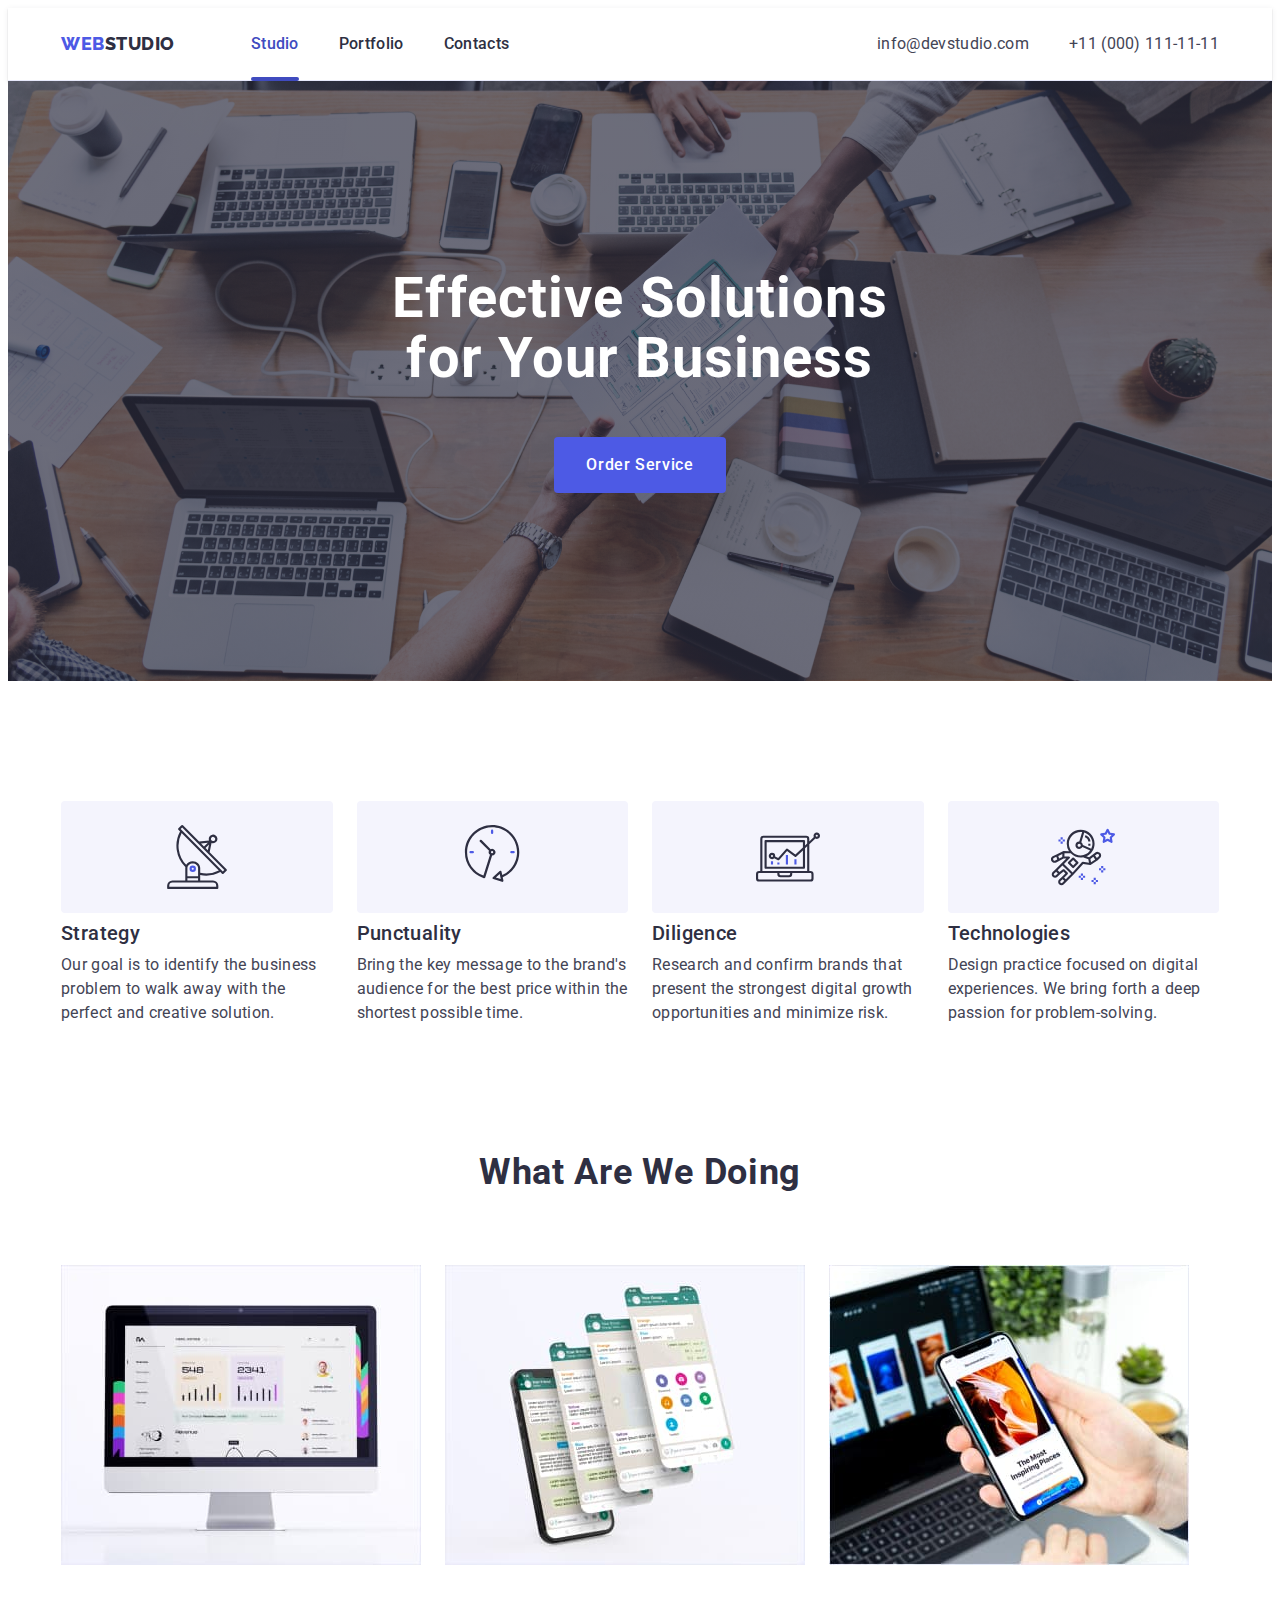
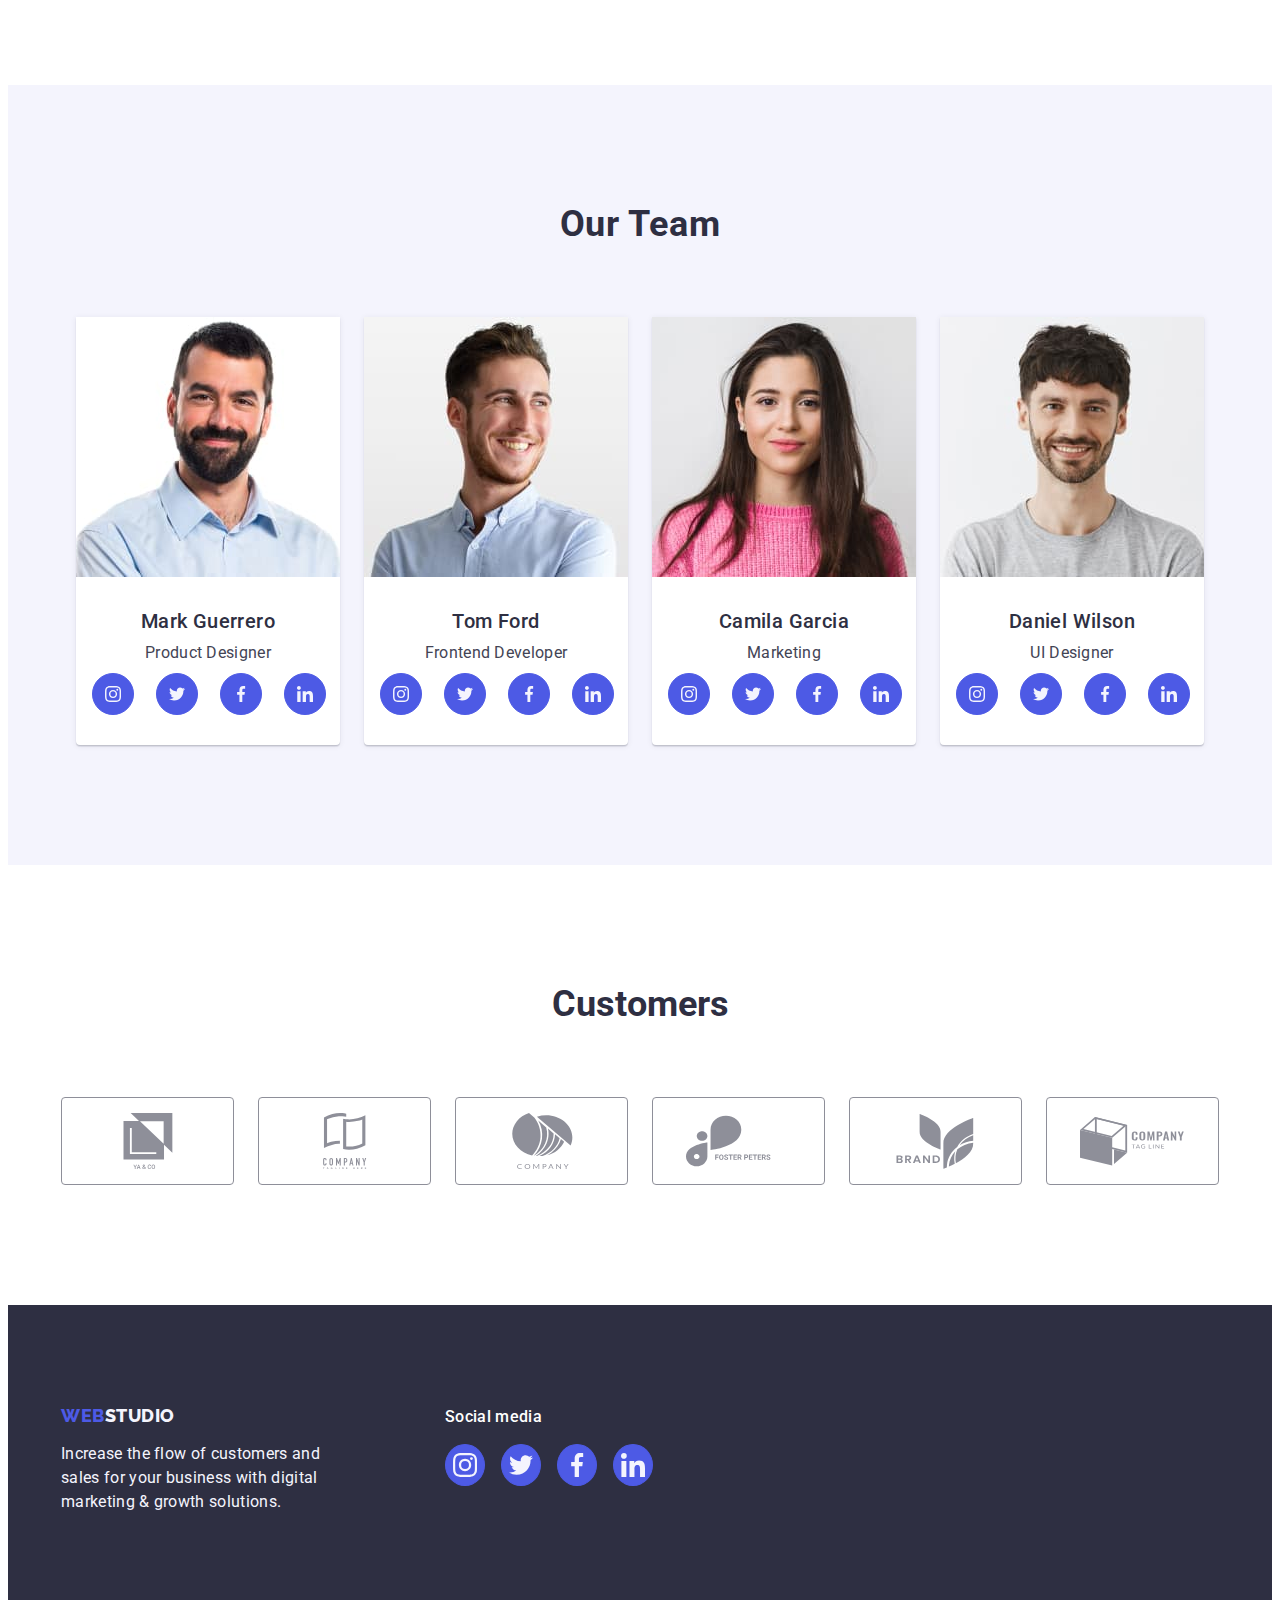
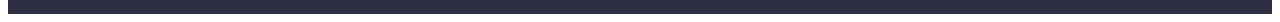
<file: index.html>
<!DOCTYPE html>
<html lang="en">
  <head>
    <meta charset="UTF-8" />
    <meta http-equiv="X-UA-Compatible" content="IE=edge" />
    <meta name="viewport" content="width=device-width, initial-scale=1.0" />
    <link rel="preconnect" href="https://fonts.googleapis.com" />
    <link rel="preconnect" href="https://fonts.gstatic.com" crossorigin />
    <link
      href="https://fonts.googleapis.com/css2?family=Raleway:wght@800&family=Roboto:wght@400;500;700;900&display=swap"
      rel="stylesheet"
    />
    <title>WebStudio</title>
    <link
      rel="stylesheet"
      href="https://cdnjs.cloudflare.com/ajax/libs/modern-normalize/2.0.0/modern-normalize.min.css"
      integrity="sha512-4xo8blKMVCiXpTaLzQSLSw3KFOVPWhm/TRtuPVc4WG6kUgjH6J03IBuG7JZPkcWMxJ5huwaBpOpnwYElP/m6wg=="
      crossorigin="anonymous"
      referrerpolicy="no-referrer"
    />
    <link rel="stylesheet" href="./css/styles.css" />
  </head>

  <body>
    <header class="header">
      <div class="container header-container">
        <nav class="header-navigation list">
          <a class="header-logo link" href="./index.html"
            >Web<span class="logo-span">Studio</span></a
          >
          <ul class="header-list list">
            <li class="header-menu-item link">
              <a class="header-menu-link current link" href="./index.html"
                >Studio</a
              >
            </li>
            <li class="header-menu-item link">
              <a class="header-menu-link link" href="./portfolio.html"
                >Portfolio</a
              >
            </li>
            <li class="header-menu-item link">
              <a class="header-menu-link link" href="">Contacts</a>
            </li>
          </ul>
        </nav>

        <address class="header-contacts link">
          <ul class="header-contacts-list list">
            <li class="header-contacts-item link">
              <a
                class="header-contacts-link link"
                href="mailto:info@devstudio.com"
                >info@devstudio.com</a
              >
            </li>
            <li class="header-contacts-item link">
              <a class="header-contacts-link link" href="tel:+110001111111"
                >+11 (000) 111-11-11</a
              >
            </li>
          </ul>
        </address>
      </div>
    </header>

    <main>
      <section class="hero">
        <div class="container hero-content">
          <h1 class="hero-title">Effective Solutions for Your Business</h1>
          <button type="button" class="hero-btn hero-style-btn" data-modal-open>
            Order Service
          </button>
        </div>
      </section>

      <section class="advantages">
        <div class="container advantages-container">
          <h2 class="visually-hidden advantages-title" hidden>Advantages</h2>
          <ul class="advantages-list list">
            <li class="advantages-item">
              <div class="advantages-icon-box">
                <svg class="advantages-icon" width="64" height="64">
                  <use href="./images/icons.svg#icon-antenna"></use>
                </svg>
              </div>
              <h3 class="advantages-subtitle">Strategy</h3>
              <p class="advantages-text">
                Our goal is to identify the business problem to walk away with
                the perfect and creative solution.
              </p>
            </li>
            <li class="advantages-item">
              <div class="advantages-icon-box">
                <svg class="advantages-icon" width="64" height="64">
                  <use href="./images/icons.svg#icon-clock"></use>
                </svg>
              </div>
              <h3 class="advantages-subtitle">Punctuality</h3>
              <p class="advantages-text">
                Bring the key message to the brand's audience for the best price
                within the shortest possible time.
              </p>
            </li>
            <li class="advantages-item">
              <div class="advantages-icon-box">
                <svg class="advantages-icon" width="64" height="64">
                  <use href="./images/icons.svg#icon-diagram"></use>
                </svg>
              </div>
              <h3 class="advantages-subtitle">Diligence</h3>
              <p class="advantages-text">
                Research and confirm brands that present the strongest digital
                growth opportunities and minimize risk.
              </p>
            </li>
            <li class="advantages-item">
              <div class="advantages-icon-box">
                <svg class="advantages-icon" width="64" height="64">
                  <use href="./images/icons.svg#icon-astronaut"></use>
                </svg>
              </div>
              <h3 class="advantages-subtitle">Technologies</h3>
              <p class="advantages-text">
                Design practice focused on digital experiences. We bring forth a
                deep passion for problem-solving.
              </p>
            </li>
          </ul>
        </div>
      </section>
      <section class="project">
        <div class="container project-container">
          <h2 class="project-title">What are we doing</h2>
          <ul class="project-list list">
            <li class="project-item">
              <img
                src="./images/img1.jpg"
                alt="display"
                width="360"
                height="300"
              />
            </li>
            <li class="project-item">
              <img
                src="./images/img2.jpg"
                alt="phone"
                width="360"
                height="300"
              />
            </li>
            <li class="project-item">
              <img
                src="./images/img3.jpg"
                alt="website"
                width="360"
                height="300"
              />
            </li>
          </ul>
        </div>
      </section>
      <section class="team">
        <div class="container team-container">
          <h2 class="team-title">Our Team</h2>
          <ul class="team-list list">
            <li class="team-item">
              <img
                src="./images/photo1.jpg"
                alt="Mark Guerrero photo"
                width="264"
                height="260"
              />
              <div class="team-photo-card">
                <h3 class="team-subtitle">Mark Guerrero</h3>
                <p class="team-text">Product Designer</p>

                <ul class="soc-list list">
                  <li class="soc-item">
                    <a
                      class="soc-link link"
                      href=""
                      aria-label="instagram"
                      target="_blank"
                      rel="noopener noreferrer"
                      ><svg class="soc-icon" width="16" height="16">
                        <use href="./images/icons.svg#icon-instagram"></use>
                      </svg>
                    </a>
                  </li>
                  <li class="soc-item">
                    <a
                      class="soc-link link"
                      href=""
                      aria-label="twitter"
                      target="_blank"
                      rel="noopener noreferrer"
                      ><svg class="soc-icon" width="16" height="16">
                        <use href="./images/icons.svg#icon-twitter"></use>
                      </svg>
                    </a>
                  </li>
                  <li class="soc-item">
                    <a
                      class="soc-link link"
                      href=""
                      aria-label="facebook"
                      target="_blank"
                      rel="noopener noreferrer"
                      ><svg class="soc-icon" width="16" height="16">
                        <use href="./images/icons.svg#icon-facebook"></use>
                      </svg>
                    </a>
                  </li>
                  <li class="soc-item">
                    <a
                      class="soc-link link"
                      href=""
                      aria-label="linkedin"
                      target="_blank"
                      rel="noopener noreferrer"
                      ><svg class="soc-icon" width="16" height="16">
                        <use href="./images/icons.svg#icon-linkedin"></use>
                      </svg>
                    </a>
                  </li>
                </ul>
              </div>
            </li>
            <li class="team-item">
              <img
                src="./images/photo2.jpg"
                alt="Tom Ford photo"
                width="264"
                height="260"
              />
              <div class="team-photo-card">
                <h3 class="team-subtitle">Tom Ford</h3>
                <p class="team-text">Frontend Developer</p>
                <ul class="soc-list list">
                  <li class="soc-item">
                    <a
                      class="soc-link link"
                      href=""
                      aria-label="instagram"
                      target="_blank"
                      rel="noopener noreferrer"
                      ><svg class="soc-icon" width="16" height="16">
                        <use href="./images/icons.svg#icon-instagram"></use>
                      </svg>
                    </a>
                  </li>
                  <li class="soc-item">
                    <a
                      class="soc-link link"
                      href=""
                      aria-label="twitter"
                      target="_blank"
                      rel="noopener noreferrer"
                      ><svg class="soc-icon" width="16" height="16">
                        <use href="./images/icons.svg#icon-twitter"></use>
                      </svg>
                    </a>
                  </li>
                  <li class="soc-item">
                    <a
                      class="soc-link link"
                      href=""
                      aria-label="facebook"
                      target="_blank"
                      rel="noopener noreferrer"
                      ><svg class="soc-icon" width="16" height="16">
                        <use href="./images/icons.svg#icon-facebook"></use>
                      </svg>
                    </a>
                  </li>
                  <li class="soc-item">
                    <a
                      class="soc-link link"
                      href=""
                      aria-label="linkedin"
                      target="_blank"
                      rel="noopener noreferrer"
                      ><svg class="soc-icon" width="16" height="16">
                        <use href="./images/icons.svg#icon-linkedin"></use>
                      </svg>
                    </a>
                  </li>
                </ul>
              </div>
            </li>
            <li class="team-item">
              <img
                src="./images/photo3.jpg"
                alt="Camila Garcia photo"
                width="264"
                height="260"
              />
              <div class="team-photo-card">
                <h3 class="team-subtitle">Camila Garcia</h3>
                <p class="team-text">Marketing</p>
                <ul class="soc-list list">
                  <li class="soc-item">
                    <a
                      class="soc-link link"
                      href=""
                      aria-label="instagram"
                      target="_blank"
                      rel="noopener noreferrer"
                      ><svg class="soc-icon" width="16" height="16">
                        <use href="./images/icons.svg#icon-instagram"></use>
                      </svg>
                    </a>
                  </li>
                  <li class="soc-item">
                    <a
                      class="soc-link link"
                      href=""
                      aria-label="twitter"
                      target="_blank"
                      rel="noopener noreferrer"
                      ><svg class="soc-icon" width="16" height="16">
                        <use href="./images/icons.svg#icon-twitter"></use>
                      </svg>
                    </a>
                  </li>
                  <li class="soc-item">
                    <a
                      class="soc-link link"
                      href=""
                      aria-label="facebook"
                      target="_blank"
                      rel="noopener noreferrer"
                      ><svg class="soc-icon" width="16" height="16">
                        <use href="./images/icons.svg#icon-facebook"></use>
                      </svg>
                    </a>
                  </li>
                  <li class="soc-item">
                    <a
                      class="soc-link link"
                      href=""
                      aria-label="linkedin"
                      target="_blank"
                      rel="noopener noreferrer"
                      ><svg class="soc-icon" width="16" height="16">
                        <use href="./images/icons.svg#icon-linkedin"></use>
                      </svg>
                    </a>
                  </li>
                </ul>
              </div>
            </li>
            <li class="team-item">
              <img
                src="./images/photo4.jpg"
                alt="Daniel Wilson photo"
                width="264"
                height="260"
              />
              <div class="team-photo-card">
                <h3 class="team-subtitle">Daniel Wilson</h3>
                <p class="team-text">UI Designer</p>
                <ul class="soc-list list">
                  <li class="soc-item">
                    <a
                      class="soc-link link"
                      href=""
                      aria-label="instagram"
                      target="_blank"
                      rel="noopener noreferrer"
                      ><svg class="soc-icon" width="16" height="16">
                        <use href="./images/icons.svg#icon-instagram"></use>
                      </svg>
                    </a>
                  </li>
                  <li class="soc-item">
                    <a
                      class="soc-link link"
                      href=""
                      aria-label="twitter"
                      target="_blank"
                      rel="noopener noreferrer"
                      ><svg class="soc-icon" width="16" height="16">
                        <use href="./images/icons.svg#icon-twitter"></use>
                      </svg>
                    </a>
                  </li>
                  <li class="soc-item">
                    <a
                      class="soc-link link"
                      href=""
                      aria-label="facebook"
                      target="_blank"
                      rel="noopener noreferrer"
                      ><svg class="soc-icon" width="16" height="16">
                        <use href="./images/icons.svg#icon-facebook"></use>
                      </svg>
                    </a>
                  </li>
                  <li class="soc-item">
                    <a
                      class="soc-link link"
                      href=""
                      aria-label="linkedin"
                      target="_blank"
                      rel="noopener noreferrer"
                      ><svg class="soc-icon" width="16" height="16">
                        <use href="./images/icons.svg#icon-linkedin"></use>
                      </svg>
                    </a>
                  </li>
                </ul>
              </div>
            </li>
          </ul>
        </div>
      </section>
      <section class="customers">
        <div class="container customers-">
          <h2 class="customers-title">Customers</h2>
          <ul class="customers-list list">
            <li class="customers-item">
              <a class="customers-link" href="" target="_blank"
                ><svg class="customers-icon" width="104" height="56">
                  <use href="./images/icons.svg#icon-group1"></use>
                </svg>
              </a>
            </li>
            <li class="customers-item">
              <a class="customers-link" href="" target="_blank"
                ><svg class="customers-icon" width="104" height="56">
                  <use href="./images/icons.svg#icon-group2"></use>
                </svg>
              </a>
            </li>
            <li class="customers-item">
              <a class="customers-link" href="" target="_blank"
                ><svg class="customers-icon" width="104" height="56">
                  <use href="./images/icons.svg#icon-group3"></use>
                </svg>
              </a>
            </li>
            <li class="customers-item">
              <a class="customers-link" href="" target="_blank"
                ><svg class="customers-icon" width="104" height="56">
                  <use href="./images/icons.svg#icon-group4"></use>
                </svg>
              </a>
            </li>
            <li class="customers-item">
              <a class="customers-link" href="" target="_blank"
                ><svg class="customers-icon" width="104" height="56">
                  <use href="./images/icons.svg#icon-group5"></use>
                </svg>
              </a>
            </li>
            <li class="customers-item">
              <a class="customers-link" href="" target="_blank"
                ><svg class="customers-icon" width="104" height="56">
                  <use href="./images/icons.svg#icon-group6"></use>
                </svg>
              </a>
            </li>
          </ul>
        </div>
      </section>
    </main>

    <footer class="footer">
      <div class="container footer-container">
        <div class="footer-logo-container">
          <a class="footer-logo link" href="./index.html"
            >Web<span class="footer-span">Studio</span></a
          >
          <p class="footer-text">
            Increase the flow of customers and sales for your business with
            digital marketing & growth solutions.
          </p>
        </div>
        <div class="footer-soc">
          <p class="footer-soc-sub">Social media</p>
          <ul class="footer-soc-list list">
            <li class="footer-soc-item">
              <a
                class="footer-soc-link link"
                href=""
                aria-label="instagram"
                target="_blank"
                rel="noopener noreferrer"
                ><svg class="footer-soc-icon" width="24" height="24">
                  <use href="./images/icons.svg#icon-instagram"></use>
                </svg>
              </a>
            </li>
            <li class="footer-soc-item">
              <a
                class="footer-soc-link link"
                href=""
                aria-label="twitter"
                target="_blank"
                rel="noopener noreferrer"
                ><svg class="footer-soc-icon" width="24" height="24">
                  <use href="./images/icons.svg#icon-twitter"></use>
                </svg>
              </a>
            </li>
            <li class="footer-soc-item">
              <a
                class="footer-soc-link link"
                href=""
                aria-label="facebook"
                target="_blank"
                rel="noopener noreferrer"
                ><svg class="footer-soc-icon" width="24" height="24">
                  <use href="./images/icons.svg#icon-facebook"></use>
                </svg>
              </a>
            </li>
            <li class="footer-soc-item">
              <a
                class="footer-soc-link link"
                href=""
                aria-label="linkedin"
                target="_blank"
                rel="noopener noreferrer"
                ><svg class="footer-soc-icon" width="24" height="24">
                  <use href="./images/icons.svg#icon-linkedin"></use>
                </svg>
              </a>
            </li>
          </ul>
        </div>
      </div>
    </footer>
    <div class="backdrop is-hidden" data-modal>
      <div class="modal">
        <button type="button" class="modal-button" data-modal-close>
          <svg class="modal-icon" width="8" height="8">
            <use href="./images/icons.svg#icon-close-black"></use>
          </svg>
        </button>
      </div>
    </div>
    <script src="./js/modal.js"></script>
  </body>
</html>
</file>
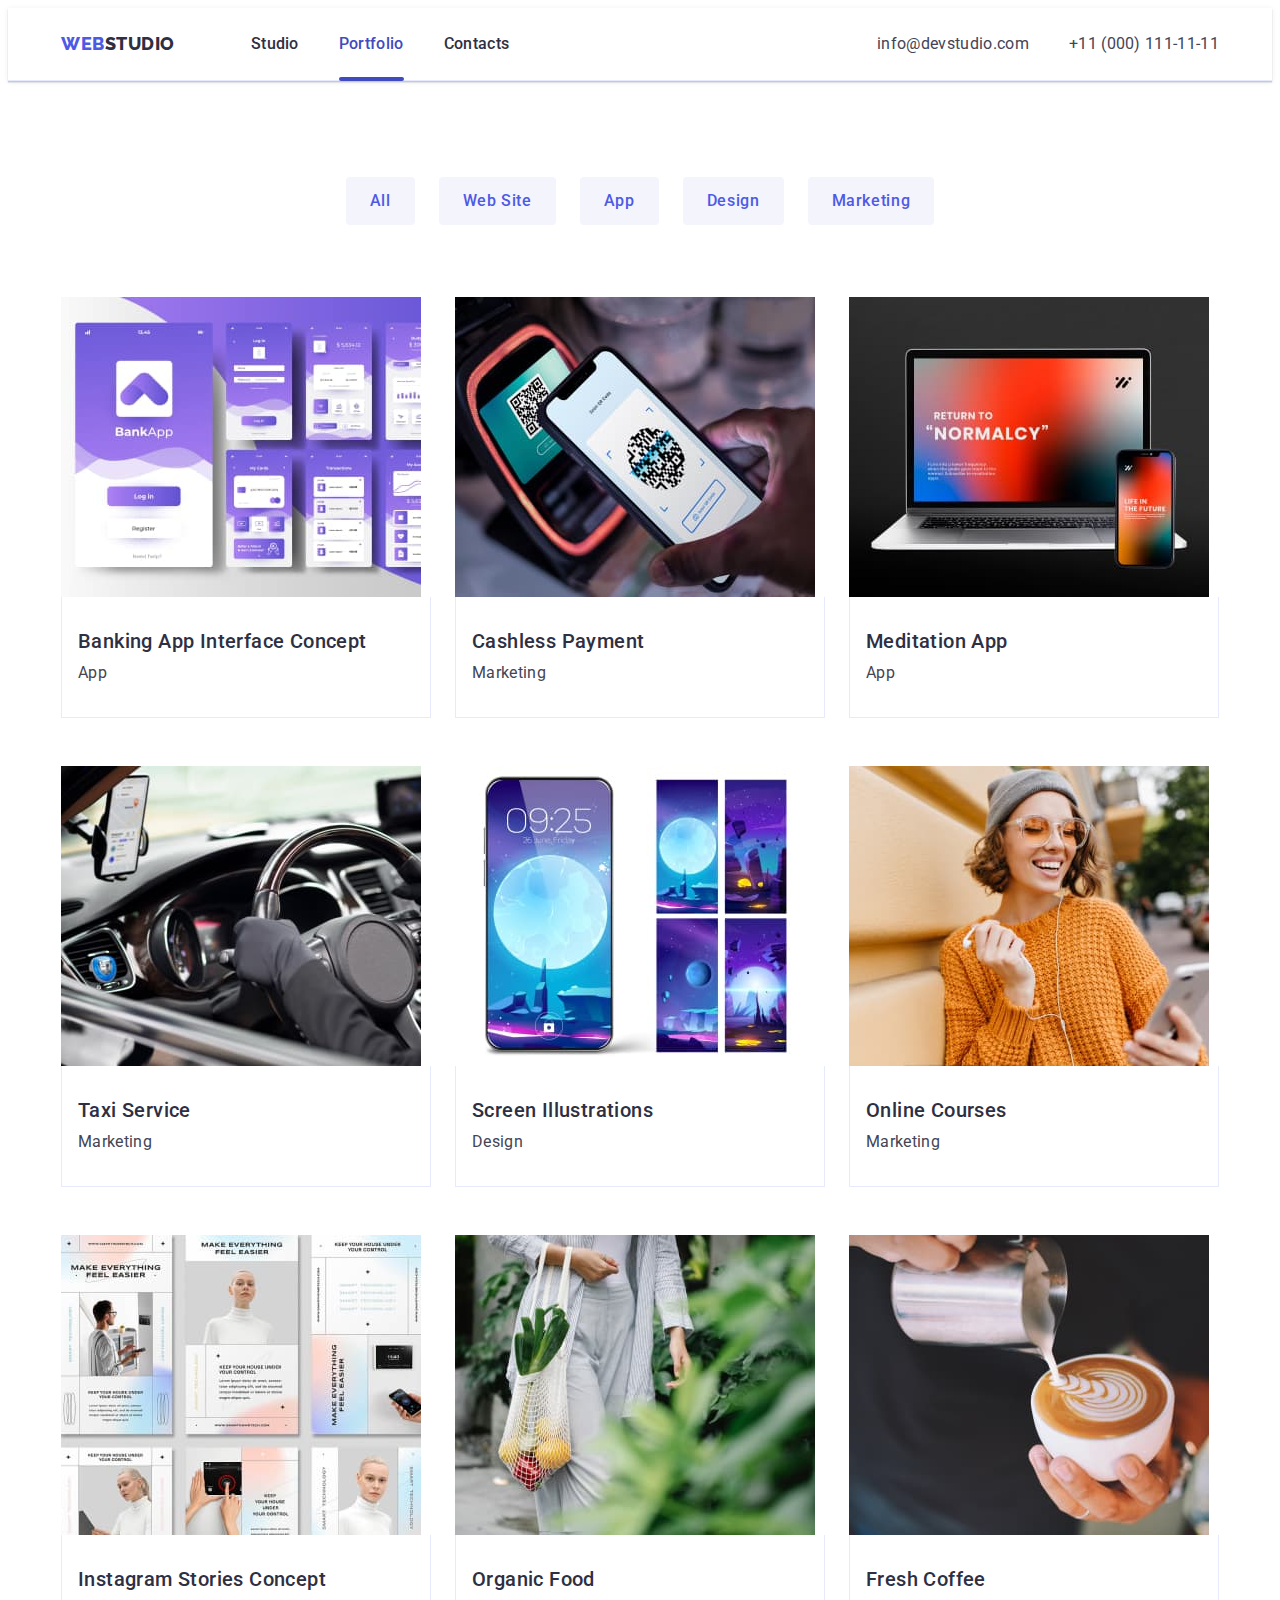
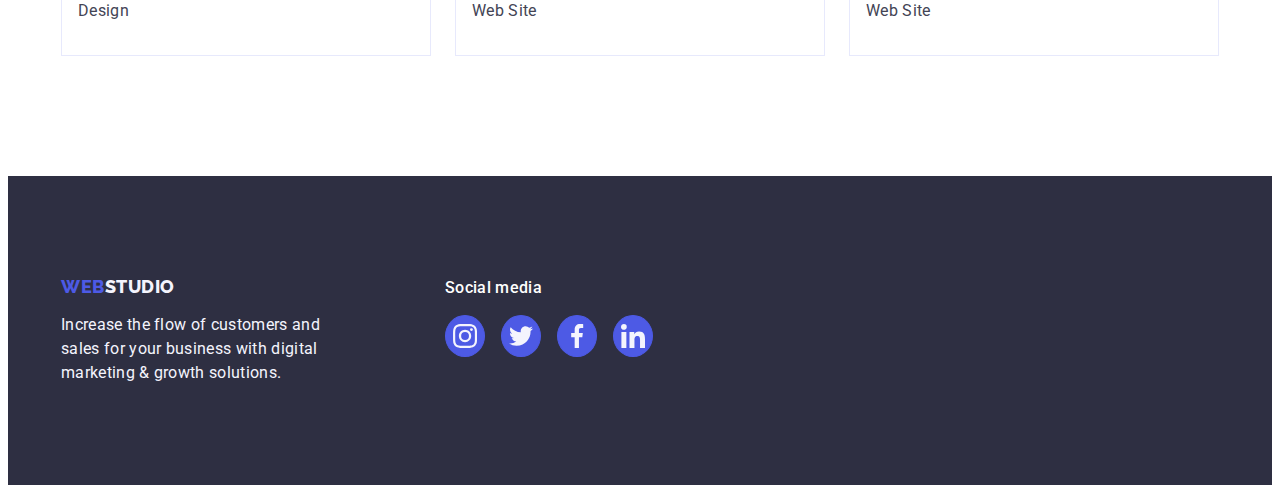
<file: portfolio.html>
<!DOCTYPE html>
<html lang="en">
  <head>
    <meta charset="UTF-8" />
    <meta http-equiv="X-UA-Compatible" content="IE=edge" />
    <meta name="viewport" content="width=device-width, initial-scale=1.0" />
    <link rel="preconnect" href="https://fonts.googleapis.com" />
    <link rel="preconnect" href="https://fonts.gstatic.com" crossorigin />
    <link
      href="https://fonts.googleapis.com/css2?family=Raleway:wght@800&family=Roboto:wght@400;500;700;900&display=swap"
      rel="stylesheet"
    />
    <title>Portfolio</title>
    <link
      rel="stylesheet"
      href="https://cdnjs.cloudflare.com/ajax/libs/modern-normalize/2.0.0/modern-normalize.min.css"
      integrity="sha512-4xo8blKMVCiXpTaLzQSLSw3KFOVPWhm/TRtuPVc4WG6kUgjH6J03IBuG7JZPkcWMxJ5huwaBpOpnwYElP/m6wg=="
      crossorigin="anonymous"
      referrerpolicy="no-referrer"
    />
    <link rel="stylesheet" href="./css/styles.css" />
  </head>

  <body>
    <header class="header">
      <div class="container header-container">
        <nav class="header-navigation list">
          <a class="header-logo link" href="./index.html"
            >Web<span class="logo-span">Studio</span></a
          >
          <ul class="header-list list">
            <li class="header-menu-item link">
              <a class="header-menu-link link" href="./index.html">Studio</a>
            </li>
            <li class="header-menu-item link">
              <a class="header-menu-link current link" href="./portfolio.html"
                >Portfolio</a
              >
            </li>
            <li class="header-menu-item link">
              <a class="header-menu-link link" href="">Contacts</a>
            </li>
          </ul>
        </nav>

        <address class="header-contacts link">
          <ul class="header-contacts-list list">
            <li class="header-contacts-item link">
              <a
                class="header-contacts-link link"
                href="mailto:info@devstudio.com"
                >info@devstudio.com</a
              >
            </li>
            <li class="header-contacts-item link">
              <a class="header-contacts-link link" href="tel:+110001111111"
                >+11 (000) 111-11-11</a
              >
            </li>
          </ul>
        </address>
      </div>
    </header>

    <main>
      <section class="main-content">
        <div class="container main-box">
          <h1 hidden class="visually-hidden">Content</h1>
          <ul class="main-btn-list list">
            <li class="main-btn-item">
              <button class="main-btn-link link" type="button">All</button>
            </li>
            <li class="main-btn-item">
              <button class="main-btn-link link" type="button">Web Site</button>
            </li>
            <li class="main-btn-item">
              <button class="main-btn-link link" type="button">App</button>
            </li>
            <li class="main-btn-item">
              <button class="main-btn-link link" type="button">Design</button>
            </li>
            <li class="main-btn-item">
              <button class="main-btn-link link" type="button">
                Marketing
              </button>
            </li>
          </ul>

          <ul class="main-list list">
            <li class="main-item">
              <a class="main-item-link link" href="">
                <div class="card-box">
                  <img
                    src="./images/portfolio/img1.jpg"
                    alt="Banking"
                    width="360"
                    height="300"
                  />
                  <p class="cover-text">
                    14 Stylish and User-Friendly App Design Concepts · Task
                    Manager App · Calorie Tracker App · Exotic Fruit Ecommerce
                    App · Cloud Storage App
                  </p>
                </div>
                <div class="wrap-text">
                  <h2 class="main-title">Banking App Interface Concept</h2>
                  <p class="main-text">App</p>
                </div>
              </a>
            </li>
            <li class="main-item">
              <a class="main-item-link link" href="">
                <div class="card-box">
                  <img
                    src="./images/portfolio/img2.jpg"
                    alt="Payment"
                    width="360"
                    height="300"
                  />
                  <p class="cover-text">
                    14 Stylish and User-Friendly App Design Concepts · Task
                    Manager App · Calorie Tracker App · Exotic Fruit Ecommerce
                    App · Cloud Storage App
                  </p>
                </div>
                <div class="wrap-text">
                  <h2 class="main-title">Cashless Payment</h2>
                  <p class="main-text">Marketing</p>
                </div>
              </a>
            </li>
            <li class="main-item">
              <a class="main-item-link link" href="">
                <div class="card-box">
                  <img
                    src="./images/portfolio/img3.jpg"
                    alt="meditation"
                    width="360"
                    height="300"
                  />
                  <p class="cover-text">
                    14 Stylish and User-Friendly App Design Concepts · Task
                    Manager App · Calorie Tracker App · Exotic Fruit Ecommerce
                    App · Cloud Storage App
                  </p>
                </div>
                <div class="wrap-text">
                  <h2 class="main-title">Meditation App</h2>
                  <p class="main-text">App</p>
                </div>
              </a>
            </li>
            <li class="main-item">
              <a class="main-item-link link" href="">
                <div class="card-box">
                  <img
                    src="./images/portfolio/img4.jpg"
                    alt="meditation"
                    width="360"
                    height="300"
                  />
                  <p class="cover-text">
                    14 Stylish and User-Friendly App Design Concepts · Task
                    Manager App · Calorie Tracker App · Exotic Fruit Ecommerce
                    App · Cloud Storage App
                  </p>
                </div>
                <div class="wrap-text">
                  <h2 class="main-title">Taxi Service</h2>
                  <p class="main-text">Marketing</p>
                </div>
              </a>
            </li>
            <li class="main-item">
              <a class="main-item-link link" href="">
                <div class="card-box">
                  <img
                    src="./images/portfolio/img5.jpg"
                    alt="meditation"
                    width="360"
                    height="300"
                  />
                  <p class="cover-text">
                    14 Stylish and User-Friendly App Design Concepts · Task
                    Manager App · Calorie Tracker App · Exotic Fruit Ecommerce
                    App · Cloud Storage App
                  </p>
                </div>
                <div class="wrap-text">
                  <h2 class="main-title">Screen Illustrations</h2>
                  <p class="main-text">Design</p>
                </div>
              </a>
            </li>
            <li class="main-item">
              <a class="main-item-link link" href="">
                <div class="card-box">
                  <img
                    src="./images/portfolio/img6.jpg"
                    alt="meditation"
                    width="360"
                    height="300"
                  />
                  <p class="cover-text">
                    14 Stylish and User-Friendly App Design Concepts · Task
                    Manager App · Calorie Tracker App · Exotic Fruit Ecommerce
                    App · Cloud Storage App
                  </p>
                </div>
                <div class="wrap-text">
                  <h2 class="main-title">Online Courses</h2>
                  <p class="main-text">Marketing</p>
                </div>
              </a>
            </li>
            <li class="main-item">
              <a class="main-item-link link" href="">
                <div class="card-box">
                  <img
                    src="./images/portfolio/img7.jpg"
                    alt="meditation"
                    width="360"
                    height="300"
                  />
                  <p class="cover-text">
                    14 Stylish and User-Friendly App Design Concepts · Task
                    Manager App · Calorie Tracker App · Exotic Fruit Ecommerce
                    App · Cloud Storage App
                  </p>
                </div>
                <div class="wrap-text">
                  <h2 class="main-title">Instagram Stories Concept</h2>
                  <p class="main-text">Design</p>
                </div>
              </a>
            </li>
            <li class="main-item">
              <a class="main-item-link link" href="">
                <div class="card-box">
                  <img
                    src="./images/portfolio/img8.jpg"
                    alt="meditation"
                    width="360"
                    height="300"
                  />
                  <p class="cover-text">
                    14 Stylish and User-Friendly App Design Concepts · Task
                    Manager App · Calorie Tracker App · Exotic Fruit Ecommerce
                    App · Cloud Storage App
                  </p>
                </div>
                <div class="wrap-text">
                  <h2 class="main-title">Organic Food</h2>
                  <p class="main-text">Web Site</p>
                </div>
              </a>
            </li>
            <li class="main-item">
              <a class="main-item-link link" href="">
                <div class="card-box">
                  <img
                    src="./images/portfolio/img9.jpg"
                    alt="meditation"
                    width="360"
                    height="300"
                  />
                  <p class="cover-text">
                    14 Stylish and User-Friendly App Design Concepts · Task
                    Manager App · Calorie Tracker App · Exotic Fruit Ecommerce
                    App · Cloud Storage App
                  </p>
                </div>
                <div class="wrap-text">
                  <h2 class="main-title">Fresh Coffee</h2>
                  <p class="main-text">Web Site</p>
                </div>
              </a>
            </li>
          </ul>
        </div>
      </section>
    </main>

    <footer class="footer">
      <div class="container footer-container">
        <div class="footer-logo-container">
          <a class="footer-logo link" href="./index.html"
            >Web<span class="footer-span">Studio</span></a
          >
          <p class="footer-text">
            Increase the flow of customers and sales for your business with
            digital marketing & growth solutions.
          </p>
        </div>
        <div class="footer-soc">
          <p class="footer-soc-sub">Social media</p>
          <ul class="footer-soc-list list">
            <li class="footer-soc-item">
              <a
                class="footer-soc-link link"
                href=""
                aria-label="instagram"
                target="_blank"
                rel="noopener noreferrer"
                ><svg class="footer-soc-icon" width="24" height="24">
                  <use href="./images/icons.svg#icon-instagram"></use>
                </svg>
              </a>
            </li>
            <li class="footer-soc-item">
              <a
                class="footer-soc-link link"
                href=""
                aria-label="twitter"
                target="_blank"
                rel="noopener noreferrer"
                ><svg class="footer-soc-icon" width="24" height="24">
                  <use href="./images/icons.svg#icon-twitter"></use>
                </svg>
              </a>
            </li>
            <li class="footer-soc-item">
              <a
                class="footer-soc-link link"
                href=""
                aria-label="facebook"
                target="_blank"
                rel="noopener noreferrer"
                ><svg class="footer-soc-icon" width="24" height="24">
                  <use href="./images/icons.svg#icon-facebook"></use>
                </svg>
              </a>
            </li>
            <li class="footer-soc-item">
              <a
                class="footer-soc-link link"
                href=""
                aria-label="linkedin"
                target="_blank"
                rel="noopener noreferrer"
                ><svg class="footer-soc-icon" width="24" height="24">
                  <use href="./images/icons.svg#icon-linkedin"></use>
                </svg>
              </a>
            </li>
          </ul>
        </div>
      </div>
    </footer>
  </body>
</html>
</file>
<file: css/styles.css>
:root {
  --main-text-color: #2e2f42;
  --second-text-color: #434455;
  --accent-color: #4d5ae5;
  --bacground-color: #2e2f42;
  --title-color-text: #ffffff;
  --section-bacground-color: #f4f4fd;
  --project-bacground-color: #e5e5e5;
  --portfolio-bacground-color: #e7e9fc;
  --footer-text-color: #f4f4fd;
  --hover-color-studio: #404bbf;
  --transition-hover-focus: 250ms linear, cubic-bezier(0.4, 0, 0.2, 1);
}

body {
  font-family: "Roboto", sans-serif;
  color: var(--second-text-color);
  background-color: var(--title-color-text);
}

p,
h1,
h2,
h3,
h4,
h5,
h6 {
  margin-top: 0;
  margin-bottom: 0;
}

.link {
  text-decoration: none;
}
.list {
  list-style-type: none;
}
ul {
  list-style: none;
  margin-top: 0;
  margin-bottom: 0;
  margin-left: 0;
  padding-left: 0;
}

a {
  text-decoration: none;
}
span {
  color: var(--main-text-color);
}
img {
  display: block;
}

.visually-hidden {
  position: absolute;
  width: 1px;
  height: 1px;
  margin: -1px;
  border: 0;
  padding: 0;
  white-space: nowrap;
  clip-path: inset(100%);
  clip: rect(0 0 0 0);
  overflow: hidden;
}
.footer-logo {
  display: inline-block;
}

.container {
  max-width: 1158px;
  padding: 0 15px;
  margin: 0 auto;
}
/** --------------------------------------HEADER --------------------------------------- */
.header {
  display: block;
  border-bottom: 1px solid #e7e9fc;
  box-shadow: 0px 2px 1px rgba(46, 47, 66, 0.08),
    0px 1px 1px rgba(46, 47, 66, 0.16), 0px 1px 6px rgba(46, 47, 66, 0.08);
}

.header-navigation {
  font-weight: 500;
  font-size: 16px;
  line-height: 1.5;
  color: var(--main-text-color);
  letter-spacing: 0.03em;
}

.header-navigation {
  display: flex;
  align-items: center;
}

.header-logo {
  font-family: "Raleway", sans-serif;
  font-weight: 800;
  font-size: 18px;
  line-height: 1.17;
  color: var(--accent-color);
  letter-spacing: 0.03em;
  text-transform: uppercase;
  display: flex;
  align-items: center;
  margin-right: 76px;
}

.header-list {
  display: flex;
}

.header-list {
  list-style: none;
  text-decoration: none;
  color: var(--main-text-color);
  gap: 40px;
}

.header-container {
  display: flex;
  align-items: center;
  padding-bottom: 35px;
}

.header-menu-item {
  font-weight: 500;
  font-size: 16px;
  line-height: 1.5;
  color: var(--main-text-color);
  letter-spacing: 0.02em;
  color: #404bbf;
  display: block;
  transition: var(--transition-hover-focus);
}

.header-menu-link {
  font-weight: 500;
  font-size: 16px;
  line-height: 1.5;
  color: var(--main-text-color);
  letter-spacing: 0.02em;
  display: block;
  padding: 24px 0;
  transition: color 250ms cubic-bezier(0.4, 0, 0.2, 1);
}

.header-menu-link:is(:hover, :focus) {
  color: #404bbf;
}

.current {
  position: relative;
  color: #404bbf;
}
.current::after {
  content: "";
  position: absolute;
  width: 100%;
  left: 0;
  bottom: -1px;
  height: 4px;
  color: #404bbf;
  background-color: #404bbf;
  border-radius: 2px;
}

.header-contacts {
  font-size: 16px;
  line-height: 1.5;
  color: var(--second-text-color);
  letter-spacing: 0.02em;
  margin-left: auto;
}

.header-contacts-list {
  display: flex;
  gap: 40px;
}

.header-contacts-item {
}

.header-contacts-link {
  font-size: 16px;
  line-height: 1.5;
  color: var(--second-text-color);
  transition: color 250ms cubic-bezier(0.4, 0, 0.2, 1);
}
.header-contacts-link:is(:hover, :focus) {
  color: #404bbf;
}
/*-------------------------------HERO--------------------------------------*/
.hero {
  background: var(--bacground-color);
  background-image: linear-gradient(
      rgba(46, 47, 66, 0.7),
      rgba(46, 47, 66, 0.7)
    ),
    url(../images/hero-bd.jpg);
  max-width: 1440px;
  background-repeat: no-repeat;
  background-position: center;
  background-size: cover;
  text-align: center;
  padding: 188px 0;
  margin-right: auto;
  margin-left: auto;
}

.hero-title {
  font-weight: 700;
  font-size: 56px;
  line-height: 1.07;
  letter-spacing: 0.02em;
  color: var(--title-color-text);
  max-width: 496px;
  margin-bottom: 48px;
  margin-left: auto;
  margin-right: auto;
}

.hero-content {
}

.hero-btn {
  font-family: inherit;
  font-weight: 500;
  font-size: 16px;
  line-height: 1.5;
  color: var(--title-color-text);
  background: #4d5ae5;
  letter-spacing: 0.04em;
  cursor: pointer;
  border: none;
  padding: 16px 32px;
  margin: auto;
  transition: background-color 250ms cubic-bezier(0.4, 0, 0.2, 1);
}

.hero-style-btn {
  display: block;
  justify-content: center;
  min-width: 169px;
  border-radius: 4px;
}

.hero-btn:is(:hover, :focus) {
  background-color: #404bbf;
}

/*-------------------------------ADVANTAGES--------------------------------------*/

.advantages {
  padding: 120px 0;
}

.advantages-container {
}

.advantages-title {
  font-weight: 500;
  font-size: 20px;
  line-height: 1.2;
  letter-spacing: 0.02em;
  color: var(--second-text-color);
}

.advantages-list {
  list-style: none;
  display: flex;
  gap: 24px;
}

.advantages-item {
  margin-bottom: 8px;
  width: calc((100% - 72px) / 4);
}
.advantages-subtitle {
  font-weight: 500;
  font-size: 20px;
  line-height: 1.2;
  letter-spacing: 0.02em;
  color: var(--main-text-color);
  margin-bottom: 8px;
}
.advantages-text {
  font-size: 16px;
  line-height: 1.5;
  letter-spacing: 0.02em;
  color: var(--second-text-color);
}
.advantages-icon-box {
  display: flex;
  align-items: center;
  justify-content: center;
  height: 112px;
  background-color: #f4f4fd;
  border-radius: 4px;
  margin-bottom: 8px;
}

.advantages-icon {
}
/*-------------------------------PROJECT--------------------------------------*/
.project {
  padding-bottom: 120px;
}

.project-container {
  text-align: center;
}

.project-title {
  font-weight: 700;
  font-size: 36px;
  line-height: 1.11;
  color: var(--main-text-color);
  letter-spacing: 0.02em;
  text-align: center;
  text-transform: capitalize;
  margin-bottom: 72px;
}
.project-list {
  list-style: none;
  display: flex;
  gap: 24px;
}
.project-item {
  background-color: var(--project-bacground-color);
}

/*-------------------------------TEAM--------------------------------------*/
.team {
  padding: 120px 0;
  background-color: var(--section-bacground-color);
}

.team-container {
}

.team-title {
  font-size: 36px;
  line-height: 1.11;
  text-align: center;
  letter-spacing: 0.02em;
  text-transform: capitalize;
  color: var(--main-text-color);
  margin-bottom: 72px;
}
.team-list {
  display: flex;
  flex-direction: row;
  align-items: center;
  justify-content: center;
  gap: 24px;
  /* list-style: none;
  display: flex;
  gap: 24px; */
}
.team-item {
  background-color: #ffffff;
  width: calc((100%-72px) / 4);
  text-align: center;
  border-radius: 0px 0px 4px 4px;
  box-shadow: 0px 1px 6px rgba(46, 47, 66, 0.08),
    0px 1px 1px rgba(46, 47, 66, 0.16), 0px 2px 1px rgba(46, 47, 66, 0.08);
}

.team-photo-card {
  padding: 32px 0;
}

.team-subtitle {
  font-weight: 500;
  font-size: 20px;
  line-height: 1.2;
  color: var(--main-text-color);
  letter-spacing: 0.02em;
  text-align: center;
  margin-bottom: 8px;
}

.team-text {
  font-size: 16px;
  line-height: 1.5;
  color: var(--second-text-color);
  letter-spacing: 0.02em;
  margin-bottom: 8px;
}

.team-soc {
}
.soc-list {
  display: flex;
  flex-direction: row;
  align-items: center;
  justify-content: center;
  gap: 24px;
}
.soc-item {
  width: 40px;
  height: 40px;
  fill: #f4f4fd;
  transition: background-color 250ms cubic-bezier(0.4, 0, 0.2, 1);
}

.soc-link {
  display: flex;
  align-items: center;
  justify-content: center;
  width: 100%;
  height: 100%;
  background-color: var(--accent-color);
  border: 1px solid #4d5ae5;
  border-radius: 50%;
  transition: background-color 250ms cubic-bezier(0.4, 0, 0.2, 1);
}
.soc-link:hover,
.soc-link:focus {
  background-color: #404bbf;
}

.soc-icon {
}

/* ----------------------customers------------------ */
.customers {
  padding-top: 120px;
  padding-bottom: 120px;
}
.customers-content {
}

.customers-title {
  font-size: 36px;
  line-height: 1.11;
  color: var(--main-text-color);
  margin-bottom: 72px;
  text-align: center;
}

.customers-box {
}

.customers-list {
  /* width: 40px;
  height: 40px; */
  display: flex;
  gap: 24px;
  align-items: center;
  justify-content: center;
}
.customers-item {
  width: calc((100% - 120px) / 6);
  height: 88px;
}

.customers-link {
  width: 100%;
  height: 100%;
  display: flex;
  align-items: center;
  justify-content: center;
  color: #8e8f99;
  border: 1px solid #8e8f99;
  box-sizing: border-box;
  border-radius: 4px;
  transition: border-color 250ms cubic-bezier(0.4, 0, 0.2, 1),
    color 250ms cubic-bezier(0.4, 0, 0.2, 1);
}

.customers-link:is(:hover, :focus) {
  color: var(--hover-color-studio);
  border-color: var(--hover-color-studio);
}

.customers-link:hover .customers-icon,
.customers-link:focus .customers-icon {
  fill: #404bbf;
}

.customers-icon {
  width: 104px;
  height: 56px;
  fill: #8e8f99;
}
/*-------------------------------FOOTER--------------------------------------*/
.footer {
  background-color: var(--bacground-color);
  padding: 100px 0;
}

.footer-container {
  display: flex;
  align-items: baseline;
}

.footer-logo-container {
  margin-right: 120px;
}

.footer-logo {
  font-family: "Raleway", sans-serif;
  font-weight: 800;
  font-size: 18px;
  line-height: 1.17;
  letter-spacing: 0.03em;
  color: var(--title-color-text);
  display: block;
  text-transform: uppercase;
  margin-bottom: 16px;
  display: inline-block;
}
.footer-text {
  font-size: 16px;
  line-height: 1.5;
  letter-spacing: 0.02em;
  color: var(--footer-text-color);
  width: 264px;
}
.footer-span {
  color: var(--section-bacground-color);
}

.footer-soc {
}

.footer-soc-sub {
  font-weight: 500;
  font-size: 16px;
  line-height: 1.5;
  letter-spacing: 0.02em;
  color: var(--title-color-text);
  margin-bottom: 16px;
}

.footer-soc-list {
  display: flex;
  gap: 16px;
}

.footer-soc-item {
  display: flex;
  align-items: center;
  justify-content: center;
  width: 40px;
  height: 40px;
}

.footer-soc-link {
  display: flex;
  align-items: center;
  justify-content: center;
  width: 100%;
  height: 100%;
  background-color: var(--accent-color);
  border: 1px solid #4d5ae5;
  border-radius: 50%;
  transition: background-color 250ms cubic-bezier(0.4, 0, 0.2, 1);
}

.footer-soc-link:hover {
  background-color: #31d0aa;
}
.footer-soc-link:focus {
  background-color: #31d0aa;
}

.footer-soc-icon {
  fill: #f4f4fd;
}

/*!-----------------------------MODAL------------ */

.backdrop {
  position: fixed;
  top: 0;
  left: 0;
  width: 100%;
  height: 100%;
  z-index: 2;
  background-color: rgba(46, 47, 66, 0.4);
  transition: opacity 250ms cubic-bezier(0.4, 0, 0.2, 1),
    visibility 250ms cubic-bezier(0.4, 0, 0.2, 1);
}

.modal {
  position: absolute;
  width: 408px;
  min-height: 584px;
  background: #fcfcfc;
  top: 50%;
  left: 50%;
  border-radius: 4px;
  transform: translate(-50%, -50%) scaleX(1);
  box-shadow: 0px 1px 1px rgba(0, 0, 0, 0.14), 0px 1px 3px rgba(0, 0, 0, 0.12),
    0px 2px 1px rgba(0, 0, 0, 0.2);
  transition: transform 250ms cubic-bezier(0.4, 0, 0.2, 1);
}

.modal-button {
  position: absolute;
  top: 24px;
  right: 24px;
  width: 24px;
  height: 24px;
  border-radius: 50%;
  display: flex;
  align-items: center;
  justify-content: center;
  background-color: #e7e9fc;
  border: 1px solid rgba(0, 0, 0, 0.1);
  padding: 0;
  cursor: pointer;
  transition: background-color 250ms cubic-bezier(0.4, 0, 0.2, 1),
    border 250ms cubic-bezier(0.4, 0, 0.2, 1);
}

.modal-button:is(:hover, :focus) {
  background-color: #404bbf;
  border: none;
}

.modal-icon {
  fill: #2e2f42;
  transition: fill 250ms cubic-bezier(0.4, 0, 0.2, 1);
}

.modal-button:hover .modal-icon,
.modal-button:focus .modal-icon {
  fill: #ffffff;
}

.is-hidden {
  visibility: hidden;
  opacity: 0;
  pointer-events: none;
}

.backdrop.is-hidden .modal {
  transform: translate(-50%, -50%) scaleX(0);
}
/*!------------PORTFOLIO---------------------------------------------------*/

.header {
  box-sizing: border-box;
  border-bottom: 1px solid #e7e9fc;
}

.header-navigation {
  font-weight: 500;
  font-size: 16px;
  line-height: 1.5;
  color: var(--main-text-color);
  letter-spacing: 0.03em;
}

.header-navigation {
  display: flex;
  align-items: center;
}

.header-logo {
  font-family: "Raleway", sans-serif;
  font-weight: 800;
  font-size: 18px;
  line-height: 1.17;
  color: var(--accent-color);
  letter-spacing: 0.03em;
  text-transform: uppercase;
  display: flex;
  align-items: center;
}

.header-list {
  display: flex;
}

.header-list {
  list-style: none;
  text-decoration: none;
  color: var(--main-text-color);
  gap: 40px;
}

.header-container {
  display: flex;
  align-items: center;
  padding-bottom: 35px;
  padding: 0 15px;
}

.header-menu-item {
  font-weight: 500;
  font-size: 16px;
  line-height: 1.5;
  color: var(--main-text-color);
  letter-spacing: 0.02em;
}

.header-menu-link {
  font-weight: 500;
  font-size: 16px;
  line-height: 1.5;
  color: var(--main-text-color);
  letter-spacing: 0.02em;
  display: block;
  padding: 24px 0;
}

.current {
  position: relative;
  color: #404bbf;
}

.header-menu-link:is(:hover, :focus) {
  color: #404bbf;
}

.header-contacts {
  font-style: normal;
  font-weight: 400;
  font-size: 16px;
  line-height: 1.5;
  color: var(--second-text-color);
  letter-spacing: 0.02em;
  margin-left: auto;
}

.header-contacts-list {
  display: flex;
  gap: 40px;
}

.header-contacts-item {
}

.header-contacts-link {
  font-size: 16px;
  line-height: 1.5;
  color: var(--second-text-color);
}
.header-contacts-link:is(:hover, :focus) {
  color: #404bbf;
}
/*--------------MAIN--------------------------------------*/
.main-title {
}

.main-content {
  padding: 96px 0 120px 0;
}

.main-box {
  margin: auto;
  border: none;
}

.main-btn-list {
  list-style: none;
  display: flex;
  gap: 24px;
  justify-content: center;
  margin-bottom: 72px;
  transition: color 250ms cubic-bezier(0.4, 0, 0.2, 1),
    background-color 250ms cubic-bezier(0.4, 0, 0.2, 1),
    border-color 250ms cubic-bezier(0.4, 0, 0.2, 1),
    box-shadow 250ms cubic-bezier(0.4, 0, 0.2, 1);
}
.main-btn-item {
  
}

.main-btn-link {
  font-family: "Roboto", sans-serif;
  font-weight: 500;
  font-size: 16px;
  line-height: 1.5;
  letter-spacing: 0.04em;
  color: #4d5ae5;
  cursor: pointer;
  background-color: var(--footer-text-color);
  border: none;
  padding: 12px 24px;
  border-radius: 4px;
  border-top: none;
  transition: color 250ms cubic-bezier(0.4, 0, 0.2, 1),
    background-color 250ms cubic-bezier(0.4, 0, 0.2, 1),
    border-color 250ms cubic-bezier(0.4, 0, 0.2, 1),
    box-shadow 250ms cubic-bezier(0.4, 0, 0.2, 1);
}
.main-btn-link:is(:hover, :focus) {
  color: #ffffff;
  background-color: #404bbf;
  border: 1px solid var(--portfolio-bacground-color);
  border: 1px solid transparent;
}

.main-list {
  list-style: none;
  display: flex;
  flex-wrap: wrap;
  column-gap: 24px;
  row-gap: 48px;
}

.main-item {
  width: calc((100% - 48px) / 3);
  text-decoration: none;
  list-style: none;
  display: block;
  transition: box-shadow 250ms cubic-bezier(0.4, 0, 0.2, 1);
}

.main-item-link {
  text-decoration: none;
  display: block;
  transition: box-shadow 250ms cubic-bezier(0.4, 0, 0.2, 1);
}
.main-item-link:hover,
.main-item-link:focus {
  box-shadow: 0px 1px 6px rgba(46, 47, 66, 0.08),
    0px 1px 1px rgba(46, 47, 66, 0.16), 0px 2px 1px rgba(46, 47, 66, 0.08);
}

.main-item-link:hover .cover-text,
.main-item-link:focus .cover-text {
  transform: translateY(0);
}

.wrap-text {
  padding: 32px 16px;
  border: 1px solid #e7e9fc;
  border-top: none;
}

.main-title {
  font-weight: 500;
  font-size: 20px;
  line-height: 1.2;
  letter-spacing: 0.02em;
  color: var(--main-text-color);
  margin-bottom: 8px;
}
.main-text {
  font-size: 16px;
  line-height: 1.5;
  letter-spacing: 0.02em;
  color: var(--second-text-color);
}

.card-box {
  position: relative;
  overflow: hidden;
}
.card-box:hover .cover-text {
  transform: translateY(0);
}

.card-cover {
}

.cover-item {
}

.cover-text {
  font-size: 16px;
  line-height: 1.5;
  letter-spacing: 0.02em;
  /* text-transform: uppercase; */
  color: var(--section-bacground-color);
  background-color: #4d5ae5;
  position: absolute;
  top: 0;
  padding: 40px 32px;
  width: 100%;
  height: 100%;
  transform: translateY(100%);
  transition: transform 250ms cubic-bezier(0.4, 0, 0.2, 1);
}

/*-------------------------------FOOTER--------------------------------------*/
.footer {
  background-color: var(--bacground-color);
  padding: 100px 0;
}
.footer-logo {
  font-family: "Raleway", sans-serif;
  font-weight: 800;
  font-size: 18px;
  line-height: 1.17;
  color: var(--accent-color);
  letter-spacing: 0.03em;
  text-transform: uppercase;
  display: block;
  margin-bottom: 16px;
  display: inline-block;
}
.footer-text {
  color: var(--footer-text-color);
  font-size: 16px;
  color: var(--footer-text-color);
  line-height: 1.5;
  width: 264px;
}
.footer-span {
  color: #f4f4fd;
}
</file>
